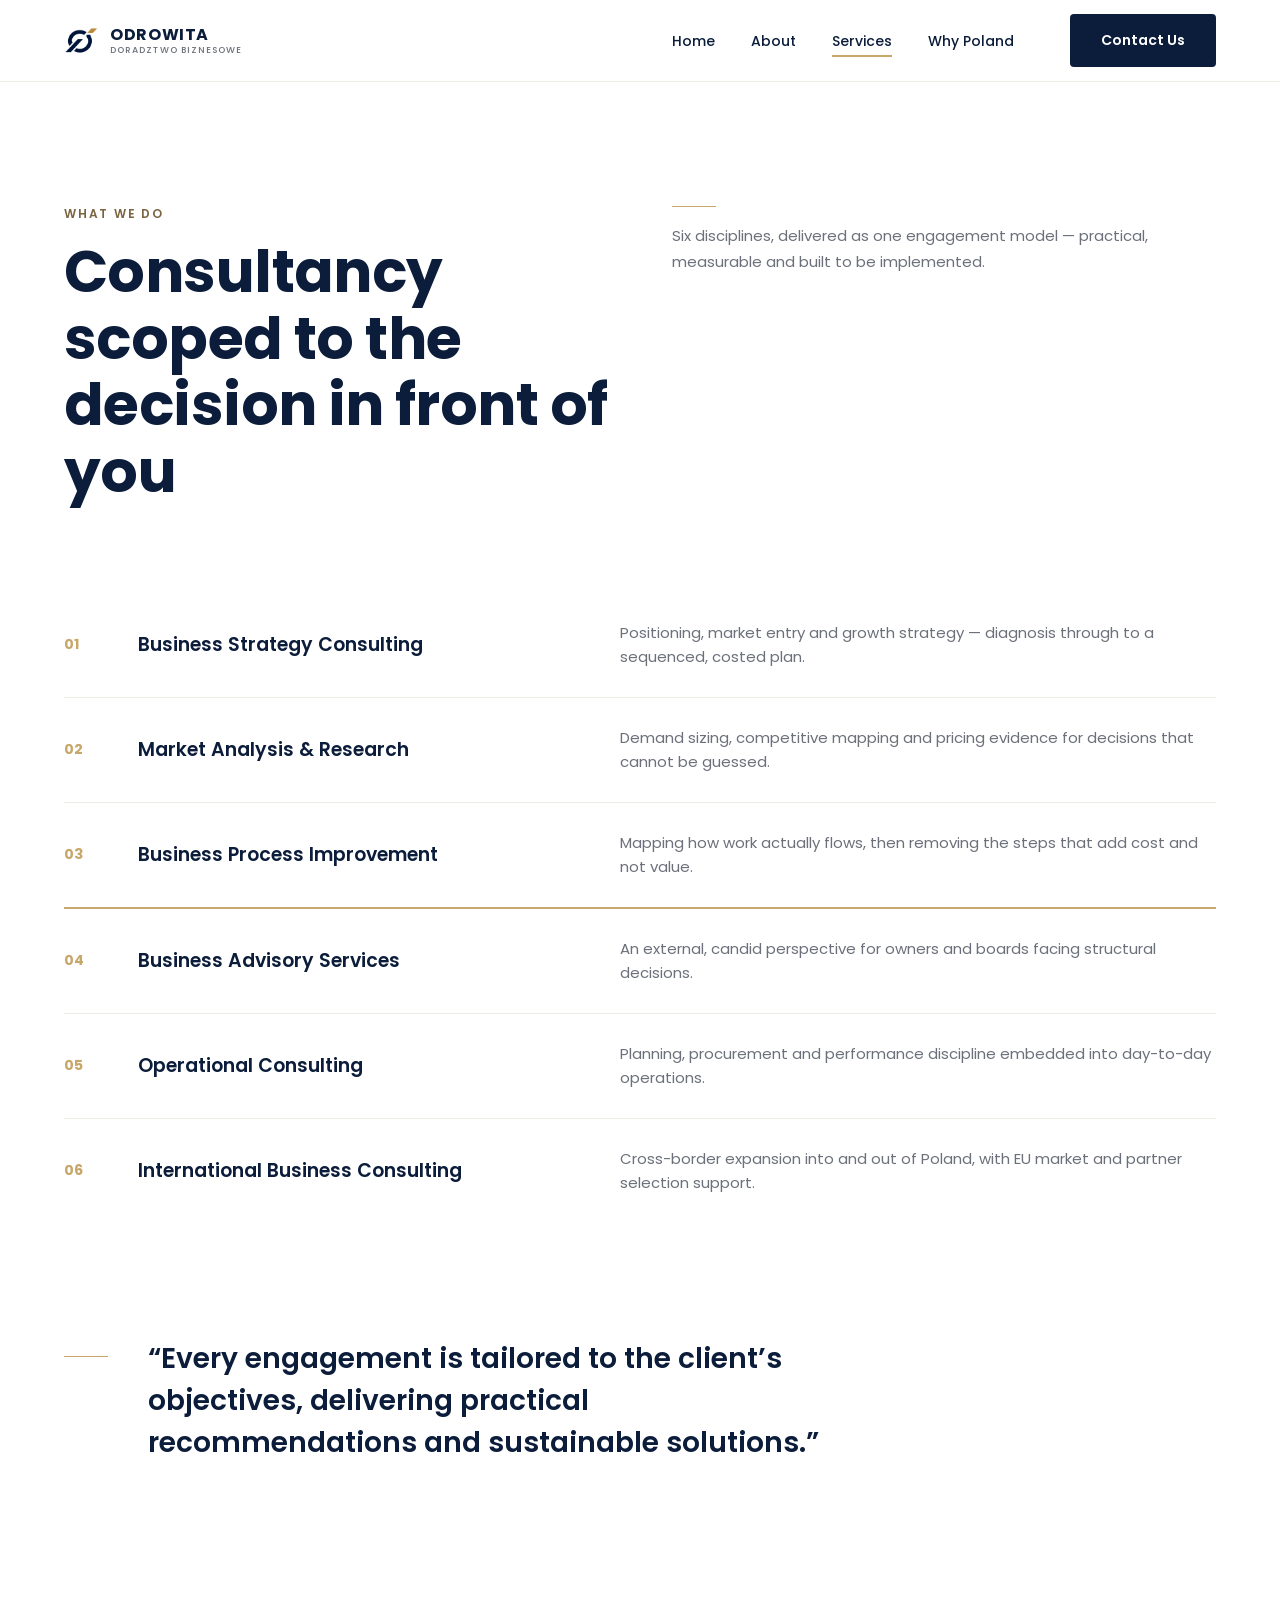
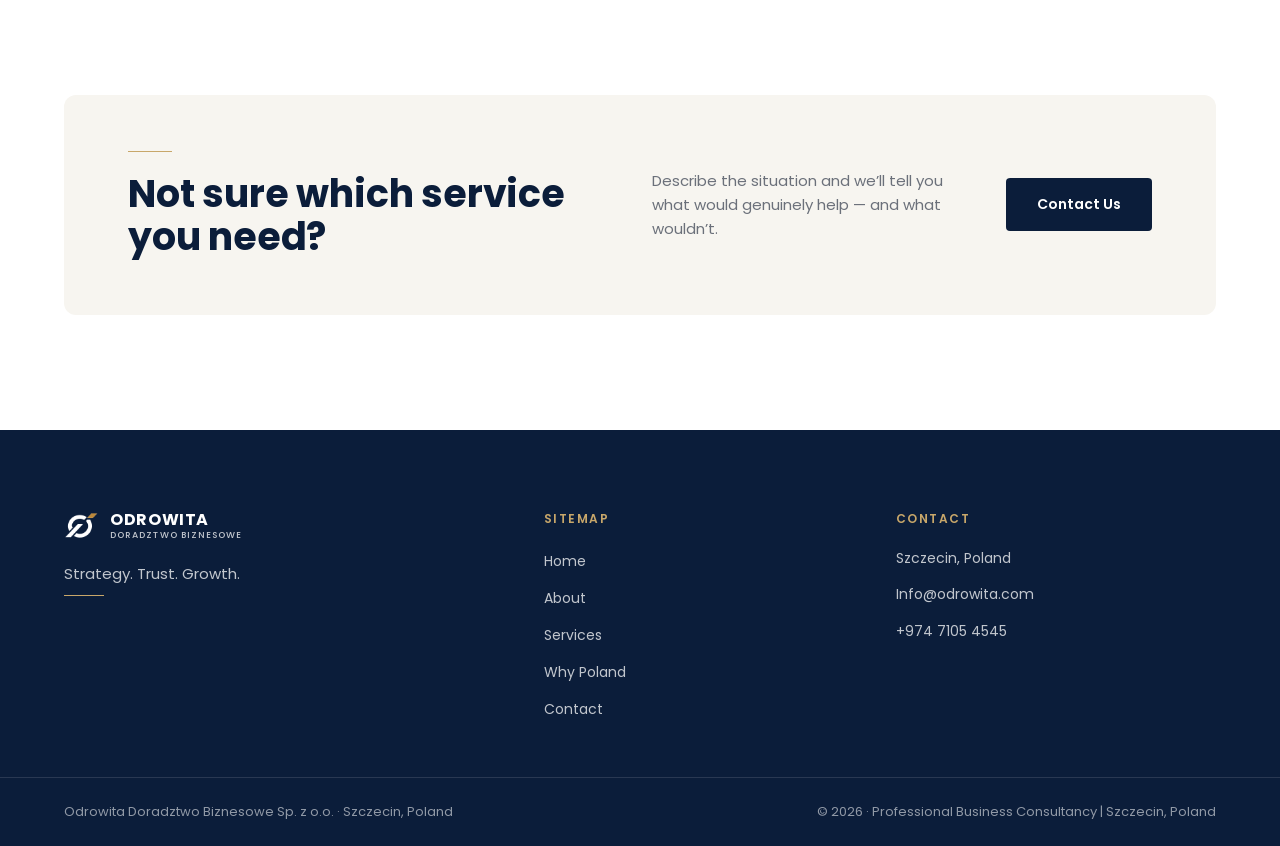
<file: services.html>
<!DOCTYPE html>
<html lang="en">
<head>
<meta charset="UTF-8">
<meta name="viewport" content="width=device-width, initial-scale=1.0">
<title>Services | Odrowita Doradztwo Biznesowe</title>
<meta name="description" content="Six consultancy disciplines delivered as one engagement model — practical, measurable and built to be implemented, from strategy through international expansion.">
<link rel="icon" type="image/png" href="assets/logo/favicon.png">
<link rel="preconnect" href="https://fonts.googleapis.com">
<link rel="preconnect" href="https://fonts.gstatic.com" crossorigin>
<link href="https://fonts.googleapis.com/css2?family=Poppins:wght@400;500;600;700&display=swap" rel="stylesheet">
<link rel="stylesheet" href="css/style.css">
</head>
<body>

<a class="visually-hidden" href="#main">Skip to content</a>

<!-- ============ HEADER ============ -->
<header class="site-header is-solid">
  <div class="container nav-wrap">
    <a href="index.html" class="logo-lockup">
      <img src="assets/logo/logo-icon.png" class="logo-mark" alt="Odrowita logo mark">
      <span class="logo-text">
        <span class="logo-name">ODROWITA</span>
        <span class="logo-sub">DORADZTWO BIZNESOWE</span>
      </span>
    </a>

    <nav class="main-nav" aria-label="Primary">
      <ul>
        <li><a href="index.html">Home</a></li>
        <li><a href="about.html">About</a></li>
        <li><a href="services.html" class="active" aria-current="page">Services</a></li>
        <li><a href="whypoland.html">Why Poland</a></li>
      </ul>
    </nav>

    <a href="contact.html" class="btn btn-navy nav-contact-btn">Contact Us</a>

    <button class="nav-toggle" aria-label="Open menu" aria-expanded="false" aria-controls="mobile-nav">
      <span></span>
    </button>
  </div>
</header>

<!-- ============ MOBILE NAV DRAWER ============ -->
<div class="mobile-nav" id="mobile-nav" inert>
  <div class="mobile-nav-top">
    <button class="mobile-nav-close" aria-label="Close menu">&times;</button>
  </div>
  <ul>
    <li><a href="index.html">Home</a></li>
        <li><a href="about.html">About</a></li>
        <li><a href="services.html" class="active" aria-current="page">Services</a></li>
        <li><a href="whypoland.html">Why Poland</a></li>
  </ul>
  <a href="contact.html" class="btn btn-gold">Contact Us</a>
</div>

<main id="main">

  <!-- ============ HERO ============ -->
  <section class="section page-hero">
    <div class="container page-hero-grid">
      <div class="reveal">
        <p class="eyebrow">What We Do</p>
        <h1>Consultancy scoped to the decision in front of you</h1>
      </div>
      <div class="hero-subhead reveal">
        <div class="divider"></div>
        <p>Six disciplines, delivered as one engagement model &mdash; practical, measurable and built to be implemented.</p>
      </div>
    </div>
  </section>

  <!-- ============ SERVICE LIST ============ -->
  <section class="section section--no-top">
    <div class="container">
      <h2 class="visually-hidden">Our Services</h2>
      <div class="numbered-list reveal">
        <div class="numbered-row">
          <span class="numeral">01</span>
          <h3>Business Strategy Consulting</h3>
          <p>Positioning, market entry and growth strategy &mdash; diagnosis through to a sequenced, costed plan.</p>
        </div>
        <div class="numbered-row">
          <span class="numeral">02</span>
          <h3>Market Analysis &amp; Research</h3>
          <p>Demand sizing, competitive mapping and pricing evidence for decisions that cannot be guessed.</p>
        </div>
        <div class="numbered-row numbered-row--divider-heavy">
          <span class="numeral">03</span>
          <h3>Business Process Improvement</h3>
          <p>Mapping how work actually flows, then removing the steps that add cost and not value.</p>
        </div>
        <div class="numbered-row">
          <span class="numeral">04</span>
          <h3>Business Advisory Services</h3>
          <p>An external, candid perspective for owners and boards facing structural decisions.</p>
        </div>
        <div class="numbered-row">
          <span class="numeral">05</span>
          <h3>Operational Consulting</h3>
          <p>Planning, procurement and performance discipline embedded into day-to-day operations.</p>
        </div>
        <div class="numbered-row">
          <span class="numeral">06</span>
          <h3>International Business Consulting</h3>
          <p>Cross-border expansion into and out of Poland, with EU market and partner selection support.</p>
        </div>
      </div>
    </div>
  </section>

  <!-- ============ PULL-QUOTE ============ -->
  <section class="section section--no-top">
    <div class="container">
      <div class="pull-quote reveal">
        <div class="divider"></div>
        <blockquote>&ldquo;Every engagement is tailored to the client&rsquo;s objectives, delivering practical recommendations and sustainable solutions.&rdquo;</blockquote>
      </div>
    </div>
  </section>

  <!-- ============ CTA BAND ============ -->
  <section class="section">
    <div class="container">
      <div class="cta-band reveal">
        <div class="cta-band-left">
          <div class="divider"></div>
          <h2>Not sure which service you need?</h2>
        </div>
        <div class="cta-band-right">
          <p>Describe the situation and we&rsquo;ll tell you what would genuinely help &mdash; and what wouldn&rsquo;t.</p>
          <a href="contact.html" class="btn btn-navy">Contact Us</a>
        </div>
      </div>
    </div>
  </section>

</main>

<!-- ============ FOOTER ============ -->
<footer class="site-footer">
  <div class="container footer-main">
    <div class="footer-brand">
      <a href="index.html" class="logo-lockup">
        <img src="assets/logo/logo-icon-white.png" class="logo-mark" alt="Odrowita logo mark">
        <span class="logo-text">
          <span class="logo-name">ODROWITA</span>
          <span class="logo-sub">DORADZTWO BIZNESOWE</span>
        </span>
      </a>
      <p class="footer-tagline">
        Strategy. Trust. Growth.
        <span class="divider"></span>
      </p>
    </div>

    <div class="footer-col">
      <p class="footer-col-title">Sitemap</p>
      <ul>
        <li><a href="index.html">Home</a></li>
        <li><a href="about.html">About</a></li>
        <li><a href="services.html">Services</a></li>
        <li><a href="whypoland.html">Why Poland</a></li>
        <li><a href="contact.html">Contact</a></li>
      </ul>
    </div>

    <div class="footer-col">
      <p class="footer-col-title">Contact</p>
      <ul>
        <li><address>Szczecin, Poland</address></li>
        <li><a href="mailto:Info@odrowita.com">Info@odrowita.com</a></li>
        <li><a href="tel:+97471054545">+974 7105 4545</a></li>
      </ul>
    </div>
  </div>

  <div class="container footer-bottom">
    <p>Odrowita Doradztwo Biznesowe Sp. z o.o. &middot; Szczecin, Poland</p>
    <p>&copy; 2026 &middot; Professional Business Consultancy | Szczecin, Poland</p>
  </div>
</footer>

<script src="js/main.js"></script>
</body>
</html>
</file>
<file: css/style.css>
/* =========================================================
   ODROWITA — Global Stylesheet
   Shared across all pages (index, about, services, whypoland, contact)
   ========================================================= */

/* ---------- Design tokens ---------- */
:root {
  --navy: #0B1D3A;
  --navy-deep: #081527;
  --gold: #C8A76A;
  /* Darker gold used only for small eyebrow text on light backgrounds —
     --gold itself stays the brand color for buttons, icons, numerals,
     dividers, and anything already on a navy background. Darkened past
     the initially-suggested #9C7A45 (which only measured ~4:1) to
     actually clear 4.5:1 on both white and offwhite. */
  --gold-text: #7A6440;
  --white: #FFFFFF;
  --offwhite: #F7F5F0;
  --charcoal: #2A2F36;
  --muted: #6B707A;
  --line: #EDEBE5;

  --font-body: 'Poppins', Arial, Helvetica, sans-serif;

  --container-width: 1280px;
  --gutter: clamp(24px, 5vw, 80px);

  --radius-card: 8px;

  --transition: 0.3s ease;
}

/* ---------- Reset ---------- */
* , *::before, *::after { box-sizing: border-box; }

html { scroll-behavior: smooth; }

body {
  margin: 0;
  font-family: var(--font-body);
  color: var(--charcoal);
  background: var(--white);
  -webkit-font-smoothing: antialiased;
  -moz-osx-font-smoothing: grayscale;
  overflow-x: hidden;
}

img { max-width: 100%; display: block; }

a {
  color: inherit;
  text-decoration: none;
}

ul { list-style: none; margin: 0; padding: 0; }

button { font-family: inherit; cursor: pointer; }

h1, h2, h3, h4 {
  margin: 0;
  font-weight: 700;
  color: var(--navy);
  line-height: 1.15;
}

p { margin: 0; }

.container {
  width: 100%;
  max-width: var(--container-width);
  margin-inline: auto;
  padding-inline: var(--gutter);
}

/* Visible focus states */
a:focus-visible,
button:focus-visible,
input:focus-visible,
textarea:focus-visible {
  outline: 2px solid var(--gold);
  outline-offset: 3px;
}

.visually-hidden {
  position: absolute;
  width: 1px; height: 1px;
  padding: 0; margin: -1px;
  overflow: hidden;
  clip: rect(0,0,0,0);
  white-space: nowrap;
  border: 0;
}

/* ---------- Typography scale ---------- */
.eyebrow {
  display: inline-block;
  font-size: 12px;
  font-weight: 600;
  letter-spacing: 0.15em;
  text-transform: uppercase;
  color: var(--gold-text);
  margin-bottom: 16px;
}

/* Eyebrows on a photo hero or navy background sit on a dark surface,
   where the original brand --gold already reads at full contrast. */
.hero .eyebrow,
.section-navy .eyebrow {
  color: var(--gold);
}

h1, .h1 {
  font-size: clamp(34px, 5.2vw, 58px);
  letter-spacing: -0.01em;
}

h2, .h2 {
  font-size: clamp(26px, 3.4vw, 38px);
  letter-spacing: -0.005em;
}

.lede {
  font-size: clamp(16px, 1.6vw, 17px);
  line-height: 1.7;
  color: var(--muted);
}

.numeral {
  font-weight: 700;
  color: var(--gold);
}

/* ---------- Buttons ---------- */
.btn {
  display: inline-flex;
  align-items: center;
  justify-content: center;
  gap: 8px;
  padding: 15px 30px;
  font-size: 14px;
  font-weight: 600;
  border-radius: 4px;
  border: 1px solid transparent;
  transition: background var(--transition), color var(--transition), border-color var(--transition), transform var(--transition);
  white-space: nowrap;
}

.btn:hover { transform: translateY(-1px); }

.btn-gold {
  background: var(--gold);
  color: var(--navy);
}
.btn-gold:hover { background: #d8bc85; }

.btn-outline {
  background: transparent;
  color: var(--white);
  border-color: rgba(255,255,255,0.6);
}
.btn-outline:hover { background: rgba(255,255,255,0.12); }

.btn-navy {
  background: var(--navy);
  color: var(--white);
}
.btn-navy:hover { background: #142c54; }

.text-link {
  display: inline-flex;
  align-items: center;
  gap: 10px;
  font-weight: 600;
  font-size: 15px;
  color: var(--navy);
  padding-block: 14px;
  margin-block: -14px;
}
.text-link .line {
  display: inline-block;
  width: 28px;
  height: 1px;
  background: var(--gold);
  transition: width var(--transition);
}
.text-link:hover .line { width: 40px; }

/* Generic gold accent divider — reused wherever the design calls for
   a short gold dash above/beside a headline or paragraph. More specific
   selectors (e.g. .statement .divider) override the width where needed. */
.divider {
  width: 44px;
  height: 1px;
  background: var(--gold);
}

/* =========================================================
   Header / Navigation
   ========================================================= */
.site-header {
  position: absolute;
  top: 0;
  left: 0;
  right: 0;
  z-index: 100;
  padding-block: 24px;
  transition: background var(--transition), padding var(--transition), box-shadow var(--transition);
}

.site-header.is-solid {
  position: fixed;
  background: var(--white);
  box-shadow: 0 1px 0 var(--line);
  padding-block: 14px;
}

.nav-wrap {
  display: flex;
  align-items: center;
  justify-content: space-between;
  gap: 24px;
}

.logo-lockup {
  display: flex;
  align-items: center;
  gap: 12px;
  flex-shrink: 0;
}

.logo-mark {
  width: 34px;
  height: auto;
}

.logo-text {
  display: flex;
  flex-direction: column;
  line-height: 1.25;
}

.logo-name {
  font-size: 16px;
  font-weight: 700;
  letter-spacing: 0.04em;
  color: var(--white);
  transition: color var(--transition);
}

.logo-sub {
  font-size: 9px;
  font-weight: 500;
  letter-spacing: 0.12em;
  color: rgba(255,255,255,0.75);
  transition: color var(--transition);
}

.site-header.is-solid .logo-name { color: var(--navy); }
.site-header.is-solid .logo-sub { color: var(--muted); }

.main-nav {
  display: flex;
  margin-left: auto;
}

.main-nav ul {
  display: flex;
  gap: 36px;
}

.main-nav a {
  position: relative;
  font-size: 14px;
  font-weight: 500;
  color: var(--white);
  padding-bottom: 6px;
  transition: color var(--transition);
}

.site-header.is-solid .main-nav a { color: var(--navy); }

.main-nav a.active::after {
  content: '';
  position: absolute;
  left: 0;
  right: 0;
  bottom: 0;
  height: 2px;
  background: var(--gold);
}

.nav-contact-btn { margin-left: 32px; }

.nav-toggle {
  display: none;
  flex-direction: column;
  align-items: center;
  justify-content: center;
  gap: 5px;
  width: 44px;
  height: 44px;
  background: transparent;
  border: none;
  padding: 0;
}

.nav-toggle span,
.nav-toggle::before,
.nav-toggle::after {
  content: '';
  display: block;
  width: 24px;
  height: 2px;
  background: var(--white);
  transition: background var(--transition);
}

.site-header.is-solid .nav-toggle span,
.site-header.is-solid .nav-toggle::before,
.site-header.is-solid .nav-toggle::after {
  background: var(--navy);
}

/* =========================================================
   Hero
   ========================================================= */
.hero {
  position: relative;
  min-height: 85vh;
  display: flex;
  flex-direction: column;
  justify-content: flex-end;
  color: var(--white);
  overflow: hidden;
}

.hero-media {
  position: absolute;
  inset: 0;
  z-index: 0;
}

.hero-media img {
  width: 100%;
  height: 100%;
  object-fit: cover;
}

/* Shared color-grade filter applied via class on the <img> itself,
   used on every photographic image sitewide for cross-page consistency. */
.img-graded {
  filter: grayscale(0.15) saturate(0.85) contrast(1.08);
}

.hero-media::after {
  content: '';
  position: absolute;
  inset: 0;
  background: linear-gradient(180deg, rgba(8,21,39,0.72) 0%, rgba(8,21,39,0.55) 40%, rgba(8,21,39,0.82) 100%);
}

.hero-content {
  position: relative;
  z-index: 1;
  padding-top: 200px;
  padding-bottom: 64px;
}

.hero h1 {
  color: var(--white);
  max-width: 560px;
  margin-bottom: 24px;
}

.hero h1 .accent { color: var(--gold); }

.hero .lede {
  max-width: 560px;
  color: rgba(255,255,255,0.82);
  margin-bottom: 36px;
}

.hero-ctas {
  display: flex;
  gap: 16px;
  flex-wrap: wrap;
  margin-bottom: 56px;
}

/* Shorter hero variant (Why Poland) — full-bleed photo hero with no
   CTA row, ~55-60vh instead of Home's ~85vh. */
.hero--short {
  min-height: 58vh;
}

.hero--short .hero-content {
  padding-top: 160px;
  padding-bottom: 48px;
}

.scroll-cue {
  display: flex;
  justify-content: center;
  position: relative;
  z-index: 1;
  padding-bottom: 28px;
}

.scroll-cue svg {
  animation: bob 2.2s ease-in-out infinite;
}

@keyframes bob {
  0%, 100% { transform: translateY(0); }
  50% { transform: translateY(6px); }
}

.stat-bar {
  position: relative;
  z-index: 1;
  background: var(--navy-deep);
  padding-block: 28px;
}

.stat-bar .container {
  display: flex;
  flex-wrap: wrap;
  gap: 24px 48px;
}

.stat-bar-item {
  display: flex;
  align-items: baseline;
  gap: 10px;
  font-size: 14px;
  color: var(--white);
}

.stat-bar-item .numeral { font-size: 14px; }

/* =========================================================
   Page hero — light, no-image hero used on About / Services /
   Why Poland / Contact (headline left, subhead right, top-aligned)
   ========================================================= */
/* Combined selector (not just .page-hero) so this reliably beats
   .section's own padding-block-start for the same physical edge,
   regardless of source order — .section always sets padding-block. */
.section.page-hero { padding-top: clamp(140px, 16vw, 200px); }

.page-hero-grid {
  display: grid;
  grid-template-columns: 1fr 1fr;
  gap: clamp(24px, 5vw, 64px);
  align-items: start;
}

.hero-subhead {
  display: flex;
  flex-direction: column;
  gap: 16px;
  padding-top: 6px;
}

.hero-subhead p {
  color: var(--muted);
  font-size: 15px;
  line-height: 1.7;
}

/* =========================================================
   Section scaffolding
   ========================================================= */
.section {
  padding-block: clamp(64px, 9vw, 120px);
}

.section-offwhite { background: var(--offwhite); }
.section-navy { background: var(--navy); color: var(--white); }
.section--no-top { padding-top: 0; }

.split {
  display: grid;
  grid-template-columns: 1fr 1fr;
  gap: clamp(32px, 6vw, 80px);
  align-items: start;
}

.split-header {
  display: grid;
  grid-template-columns: 1fr 1fr;
  gap: clamp(24px, 5vw, 64px);
  align-items: end;
  margin-bottom: clamp(36px, 5vw, 56px);
}

.split-header .support-line {
  color: var(--muted);
  font-size: 16px;
  line-height: 1.7;
}

.split .lede { margin-top: 20px; }
.split .text-link { margin-top: 28px; }

.section-intro { margin-bottom: clamp(36px, 5vw, 56px); }

.section-navy .split-header .support-line { color: rgba(255,255,255,0.7); }

/* =========================================================
   Who We Are — value cards
   ========================================================= */
.value-grid {
  display: grid;
  grid-template-columns: 1fr 1fr;
  gap: 20px;
}

.value-card {
  background: var(--offwhite);
  border-radius: var(--radius-card);
  padding: 28px 26px;
}

.value-card .icon {
  color: var(--gold);
  margin-bottom: 18px;
}

.value-card h3 {
  font-size: 18px;
  margin-bottom: 8px;
}

.value-card p {
  font-size: 14px;
  line-height: 1.6;
  color: var(--muted);
}

/* =========================================================
   Key-value data table (About — Based In / Legal Form / Focus)
   ========================================================= */
.data-table-intro { margin-bottom: 24px; }

.data-table {
  display: flex;
  flex-direction: column;
}

.data-table-row {
  display: flex;
  align-items: baseline;
  justify-content: space-between;
  gap: 16px;
  padding-block: 16px;
  border-bottom: 1px solid var(--line);
  margin: 0;
}

.data-table-row:first-child { padding-top: 0; }
.data-table-row:last-child { border-bottom: none; }

.data-table-row dt {
  font-size: 11px;
  font-weight: 600;
  letter-spacing: 0.1em;
  text-transform: uppercase;
  color: var(--muted);
}

.data-table-row dd {
  margin: 0;
  font-size: 14px;
  font-weight: 600;
  color: var(--navy);
  text-align: right;
}

/* =========================================================
   Contact detail list (Contact — Office / Email / Phone / Hours)
   Label stacked above value, unlike the About data table's
   side-by-side row layout.
   ========================================================= */
.contact-detail-list {
  display: flex;
  flex-direction: column;
  margin-bottom: 20px;
}

.contact-detail-row {
  padding-block: 18px;
  border-bottom: 1px solid var(--line);
}

.contact-detail-row:first-child { padding-top: 0; }
.contact-detail-row:last-child { border-bottom: none; }

.contact-detail-row dt {
  font-size: 11px;
  font-weight: 600;
  letter-spacing: 0.1em;
  text-transform: uppercase;
  color: var(--muted);
  margin-bottom: 6px;
}

.contact-detail-row dd {
  margin: 0;
  font-size: 16px;
  font-weight: 600;
  color: var(--navy);
}

.contact-note {
  font-size: 13px;
  color: var(--muted);
  line-height: 1.6;
}

.contact-photo {
  max-width: 320px;
  margin-top: 28px;
  border-radius: var(--radius-card);
  overflow: hidden;
}

.contact-photo img {
  width: 100%;
  aspect-ratio: 4 / 3;
  object-fit: cover;
}

/* =========================================================
   Contact form card
   ========================================================= */
.form-card {
  background: var(--offwhite);
  border-radius: var(--radius-card);
  padding: clamp(28px, 4vw, 40px);
}

.form-card form {
  display: flex;
  flex-direction: column;
  gap: 20px;
}

.form-row {
  display: grid;
  grid-template-columns: 1fr 1fr;
  gap: 20px;
}

.form-field {
  display: flex;
  flex-direction: column;
  gap: 8px;
}

.form-field label {
  font-size: 11px;
  font-weight: 600;
  letter-spacing: 0.08em;
  text-transform: uppercase;
  color: var(--muted);
}

.form-field .required { color: var(--gold); }

.form-field input,
.form-field textarea {
  -webkit-appearance: none;
  appearance: none;
  font-family: var(--font-body);
  font-size: 15px;
  color: var(--charcoal);
  padding: 13px 14px;
  border: 1px solid var(--line);
  border-radius: 6px;
  background: var(--white);
  transition: border-color var(--transition);
}

.form-field input:focus,
.form-field textarea:focus {
  border-color: var(--gold);
}

.form-field textarea {
  resize: vertical;
  min-height: 120px;
}

.form-card .btn { align-self: flex-start; }

/* =========================================================
   Full-width photo strip (About — staircase image break)
   ========================================================= */
.photo-strip img {
  width: 100%;
  height: clamp(280px, 40vw, 480px);
  object-fit: cover;
}

/* =========================================================
   Mission / Vision cards (About)
   ========================================================= */
.mission-vision-grid {
  display: grid;
  grid-template-columns: 1fr 1fr;
  gap: 24px;
}

.mission-card,
.vision-card {
  border-radius: var(--radius-card);
  padding: clamp(28px, 4vw, 40px);
}

.mission-card {
  background: var(--offwhite);
  display: flex;
  align-items: center;
}

.mission-card p {
  font-size: clamp(20px, 2.2vw, 26px);
  font-weight: 700;
  color: var(--navy);
  line-height: 1.35;
}

.vision-card {
  border: 1px solid var(--line);
  display: flex;
  flex-direction: column;
  gap: 20px;
}

.vision-card p {
  font-size: 15px;
  color: var(--muted);
  line-height: 1.7;
}

/* =========================================================
   Map card (Why Poland) — offwhite-bordered card holding the
   custom line-art SVG map, with a caption beneath.
   ========================================================= */
.map-card {
  background: var(--offwhite);
  border: 1px solid var(--line);
  border-radius: var(--radius-card);
  padding: clamp(24px, 3vw, 32px);
}

#poland-map {
  width: 100%;
  height: 400px;
  border-radius: 4px;
  overflow: hidden;
  margin-bottom: 16px;
  background: var(--offwhite);
}

/* Desaturate the OSM tiles only — markers/popups live in separate
   Leaflet panes and are untouched by this filter. */
#poland-map .leaflet-tile-pane {
  filter: grayscale(0.3) contrast(1.05);
}

#poland-map .map-tooltip {
  background: var(--white);
  border: 1px solid var(--line);
  color: var(--navy);
  font-family: var(--font-body);
  font-size: 12px;
  font-weight: 600;
  padding: 3px 8px;
  border-radius: 4px;
  box-shadow: none;
}

#poland-map .map-tooltip::before {
  border-top-color: var(--line);
}

#poland-map .map-tooltip--szczecin {
  color: var(--navy);
  border-color: var(--gold);
}

.map-card .map-caption {
  font-size: 13px;
  color: var(--muted);
}

/* =========================================================
   Numbered list with description (Core Values, Services list)
   ========================================================= */
.numbered-list {
  display: flex;
  flex-direction: column;
}

.numbered-row {
  display: grid;
  grid-template-columns: 50px 1fr 1.3fr;
  gap: 24px;
  align-items: center;
  padding-block: 28px;
  border-bottom: 1px solid var(--line);
}

.numbered-row:first-child { padding-top: 0; }
.numbered-row:last-child { border-bottom: none; }

.numbered-row .numeral { font-size: 14px; }

.numbered-row h3 {
  font-size: 19px;
  font-weight: 600;
  color: var(--navy);
}

.numbered-row p {
  font-size: 15px;
  line-height: 1.6;
  color: var(--muted);
}

.section-navy .numbered-row { border-bottom-color: rgba(255,255,255,0.12); }
.section-navy .numbered-row h3 { color: var(--white); }
.section-navy .numbered-row p { color: rgba(255,255,255,0.65); }

/* Heavier gold divider — used on Services to split the six-item list
   into two visual groups of three (between items 03 and 04). */
.numbered-row--divider-heavy {
  border-bottom: 2px solid var(--gold);
}

/* =========================================================
   Pull-quote (Services) — small gold dash left, indented quote
   ========================================================= */
.pull-quote {
  display: flex;
  align-items: flex-start;
  gap: clamp(20px, 4vw, 40px);
}

.pull-quote .divider {
  flex-shrink: 0;
  margin-top: 18px;
}

.pull-quote blockquote {
  margin: 0;
  max-width: 700px;
  font-size: clamp(22px, 2.6vw, 28px);
  font-weight: 600;
  line-height: 1.5;
  color: var(--navy);
}

/* =========================================================
   Dark statement / quote
   ========================================================= */
.statement {
  text-align: center;
  padding-block: clamp(80px, 12vw, 140px);
}

.statement blockquote {
  margin: 0 auto 32px;
  max-width: 880px;
  font-size: clamp(24px, 3.4vw, 36px);
  font-weight: 600;
  line-height: 1.4;
  color: var(--white);
}

.statement blockquote .accent { color: var(--gold); }

.statement .divider {
  width: 60px;
  height: 1px;
  background: var(--gold);
  margin: 0 auto;
}

/* =========================================================
   Six disciplines
   ========================================================= */
.disciplines-grid {
  display: grid;
  grid-template-columns: 1fr 1fr;
  gap: clamp(24px, 4vw, 40px);
  align-items: stretch;
}

.featured-card {
  background: var(--navy);
  color: var(--white);
  border-radius: var(--radius-card);
  padding: clamp(28px, 4vw, 40px);
  display: flex;
  flex-direction: column;
}

.featured-card .eyebrow { color: var(--gold); }

.featured-card h3 {
  color: var(--white);
  font-size: clamp(22px, 2.6vw, 26px);
  margin-bottom: 16px;
}

.featured-card p {
  color: rgba(255,255,255,0.72);
  font-size: 15px;
  line-height: 1.7;
  margin-bottom: 28px;
  flex-grow: 1;
}

.featured-card .btn { align-self: flex-start; }

.discipline-list {
  display: flex;
  flex-direction: column;
}

.discipline-row {
  display: flex;
  align-items: center;
  gap: 20px;
  padding-block: 20px;
  border-bottom: 1px solid var(--line);
}

.discipline-row:first-child { padding-top: 0; }
.discipline-row:last-child { border-bottom: none; }

.discipline-row .numeral {
  font-size: 13px;
  min-width: 24px;
}

.discipline-row h3 {
  font-size: 17px;
  font-weight: 600;
  color: var(--navy);
}

/* =========================================================
   Why Poland teaser — stat blocks
   ========================================================= */
.stat-block-row {
  display: flex;
  gap: clamp(20px, 3vw, 40px);
  flex-wrap: wrap;
}

.stat-block {
  display: flex;
  flex-direction: column;
  gap: 10px;
  padding-inline-start: clamp(16px, 2vw, 28px);
  border-left: 1px solid var(--line);
}

.stat-block:first-child {
  padding-inline-start: 0;
  border-left: none;
}

.stat-block .icon { color: var(--gold); }

.stat-block .stat-number {
  font-size: clamp(26px, 2.8vw, 30px);
  font-weight: 700;
  color: var(--navy);
}

.section-navy .stat-block .stat-number { color: var(--white); }

.stat-block .stat-label {
  font-size: 11px;
  font-weight: 600;
  letter-spacing: 0.1em;
  text-transform: uppercase;
  color: var(--muted);
}

.section-navy .stat-block .stat-label { color: rgba(255,255,255,0.6); }
.section-navy .stat-block { border-left-color: rgba(255,255,255,0.15); }

/* =========================================================
   CTA band
   ========================================================= */
.cta-band {
  background: var(--offwhite);
  border-radius: 12px;
  padding: clamp(32px, 5vw, 56px) clamp(28px, 5vw, 64px);
  display: grid;
  grid-template-columns: 1fr 1fr;
  gap: 24px;
  align-items: center;
}

.cta-band-left {
  display: flex;
  flex-direction: column;
  gap: 20px;
}

.cta-band .divider {
  width: 44px;
  height: 1px;
  background: var(--gold);
}

.cta-band-right {
  display: flex;
  align-items: center;
  justify-content: space-between;
  gap: 24px;
  flex-wrap: wrap;
}

.cta-band-right p {
  color: var(--muted);
  font-size: 15px;
  line-height: 1.6;
  max-width: 320px;
}

/* =========================================================
   Footer
   ========================================================= */
.site-footer {
  background: var(--navy);
  color: rgba(255,255,255,0.7);
  padding-top: clamp(56px, 7vw, 80px);
}

.footer-legal-row {
  text-align: center;
  padding-bottom: clamp(32px, 5vw, 48px);
}

.footer-legal-row .legal-name {
  font-size: 20px;
  font-weight: 700;
  color: var(--white);
  margin-bottom: 6px;
}

.footer-legal-row .legal-sub {
  font-size: 14px;
  color: rgba(255,255,255,0.6);
}

.footer-main {
  display: grid;
  grid-template-columns: 1.4fr 1fr 1fr;
  gap: 32px;
  padding-bottom: 56px;
}

.footer-brand .logo-lockup { margin-bottom: 20px; }

.footer-tagline {
  display: inline-flex;
  flex-direction: column;
  gap: 10px;
  font-size: 15px;
  color: rgba(255,255,255,0.75);
}

.footer-tagline .divider {
  width: 40px;
  height: 1px;
  background: var(--gold);
}

.footer-col-title {
  font-size: 12px;
  font-weight: 600;
  letter-spacing: 0.12em;
  text-transform: uppercase;
  color: var(--gold);
  margin-bottom: 20px;
}

.footer-col ul {
  display: flex;
  flex-direction: column;
  gap: 12px;
}

.footer-col a,
.footer-col address {
  font-size: 14px;
  font-style: normal;
  color: rgba(255,255,255,0.75);
  transition: color var(--transition);
}

/* Padding + matching negative margin grows the tap target to ~44px
   tall without disturbing the list's visual gap-based spacing. */
.footer-col a {
  display: inline-block;
  padding-block: 14px;
  margin-block: -14px;
}

.footer-col a:hover { color: var(--white); }

.footer-bottom {
  border-top: 1px solid rgba(255,255,255,0.12);
  padding-block: 24px;
  display: flex;
  justify-content: space-between;
  gap: 16px;
  flex-wrap: wrap;
  font-size: 13px;
  color: rgba(255,255,255,0.55);
}

/* =========================================================
   Scroll-reveal animation
   ========================================================= */
.reveal {
  transition: opacity 0.7s ease, transform 0.7s ease;
}

/* Hidden state is only applied once JS confirms it can also reveal it
   (see main.js) — content stays visible by default if JS never runs. */
.js-reveal-ready .reveal {
  opacity: 0;
  transform: translateY(24px);
}

.js-reveal-ready .reveal.is-visible {
  opacity: 1;
  transform: translateY(0);
}

@media (prefers-reduced-motion: reduce) {
  .reveal { opacity: 1; transform: none; transition: none; }
  .scroll-cue svg { animation: none; }
}

/* =========================================================
   Responsive — Tablet (≤1024px)
   ========================================================= */
@media (max-width: 1024px) {
  .disciplines-grid { grid-template-columns: 1fr; }
  .footer-main { grid-template-columns: 1fr 1fr; }
  .footer-brand { grid-column: 1 / -1; }
}

/* ---------- Tablet (≤768px) ---------- */
@media (max-width: 768px) {
  .main-nav,
  .nav-contact-btn { display: none; }

  .nav-toggle { display: flex; }

  .split,
  .split-header,
  .value-grid,
  .cta-band,
  .page-hero-grid,
  .mission-vision-grid,
  .form-row {
    grid-template-columns: 1fr;
  }

  .split-header { align-items: start; }

  .numbered-row {
    grid-template-columns: 36px 1fr;
  }

  .numbered-row p { grid-column: 2; }

  .cta-band-right {
    flex-direction: column;
    align-items: flex-start;
  }

  .stat-bar .container {
    flex-direction: column;
    gap: 14px;
  }

  .footer-main { grid-template-columns: 1fr; }

  .footer-bottom { flex-direction: column; text-align: left; }
}

/* ---------- Mobile (≤480px) ---------- */
@media (max-width: 480px) {
  :root { --gutter: 20px; }

  .hero-content { padding-top: 140px; }
  .hero--short .hero-content { padding-top: 120px; }

  .hero-ctas { flex-direction: column; align-items: stretch; }

  .stat-block-row { flex-direction: column; }

  .stat-block {
    border-left: none;
    padding-inline-start: 0;
    border-top: 1px solid var(--line);
    padding-top: 14px;
  }

  .stat-block:first-child { border-top: none; padding-top: 0; }

  .section-navy .stat-block { border-top-color: rgba(255,255,255,0.15); }
}

/* =========================================================
   Mobile nav drawer
   ========================================================= */
.mobile-nav {
  position: fixed;
  inset: 0;
  background: var(--navy);
  z-index: 200;
  display: flex;
  flex-direction: column;
  padding: 28px var(--gutter);
  transform: translateX(100%);
  transition: transform 0.35s ease;
}

.mobile-nav.is-open { transform: translateX(0); }

.mobile-nav-top {
  display: flex;
  justify-content: flex-end;
  margin-bottom: 48px;
}

.mobile-nav-close {
  background: none;
  border: none;
  color: var(--white);
  font-size: 28px;
  line-height: 1;
  padding: 4px;
}

.mobile-nav ul {
  display: flex;
  flex-direction: column;
  gap: 28px;
  margin-bottom: 40px;
}

.mobile-nav a {
  font-size: 22px;
  font-weight: 600;
  color: var(--white);
}

.mobile-nav a.active { color: var(--gold); }
</file>
